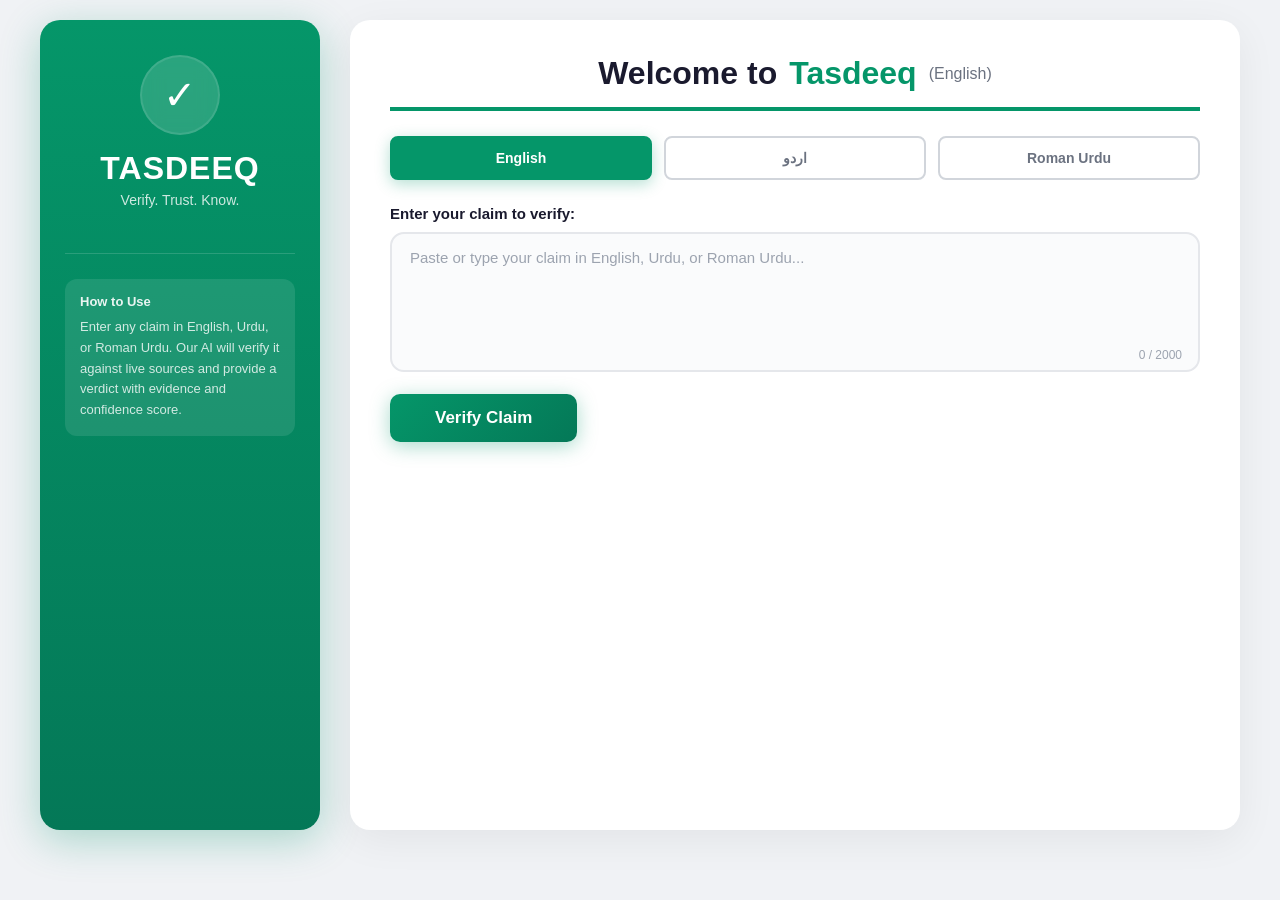
<file: index.html>
<!DOCTYPE html>
<html lang="en">
<head>
    <meta charset="UTF-8">
    <meta name="viewport" content="width=device-width, initial-scale=1.0">
    <title>Tasdeeq - Truth Verification</title>
    <link rel="stylesheet" href="style.css">
</head>
<body>

<div class="container">

    <!-- ===== SIDEBAR ===== -->
    <aside class="sidebar">
        <div class="logo-area">
            <div class="logo-icon">✓</div>
            <div>
                <h1>TASDEEQ</h1>
                <p>Verify. Trust. Know.</p>
            </div>
        </div>

        <hr class="sidebar-divider">

        <div class="sidebar-how-to">
            <div class="title" id="sidebarHowToTitle">How to Use</div>
            <div class="content" id="sidebarHowToText">
                Enter any claim in English, Urdu, or Roman Urdu. Our AI will verify it against live sources and provide a verdict with evidence and confidence score.
            </div>
        </div>
    </aside>

    <!-- ===== MAIN CONTENT ===== -->
    <main class="main-content">

        <!-- Welcome - Centered -->
        <div class="welcome" id="welcomeText">
            Welcome to <span class="tasdeeq-green">Tasdeeq</span>
            <span class="sub" id="langIndicator">(English)</span>
        </div>

        <!-- Language Buttons -->
        <div class="lang-buttons">
            <button class="lang-btn active" data-lang="en">English</button>
            <button class="lang-btn" data-lang="ur">اردو</button>
            <button class="lang-btn" data-lang="roman">Roman Urdu</button>
        </div>

        <!-- Input -->
        <label class="input-label" id="inputLabel">Enter your claim to verify:</label>
        <div class="input-wrapper">
            <textarea id="claimInput" placeholder="Paste or type your claim in English, Urdu, or Roman Urdu..."></textarea>
            <span class="char-count" id="charCount">0 / 2000</span>
        </div>

        <button class="verify-btn" id="verifyBtn">
            <span id="verifyBtnText">Verify Claim</span>
        </button>

        <!-- Loading -->
        <div class="loading-overlay" id="loadingOverlay">
            <div class="spinner"></div>
            <div class="loading-text" id="loadingText">Processing...</div>
        </div>

        <!-- Error -->
        <div class="error-box" id="errorBox"></div>

        <!-- ===== OUTPUT ===== -->
        <div class="output-section" id="outputSection">
            <div class="output-card">

                <!-- Verdict -->
                <div class="verdict-section">
                    <span class="verdict-badge unknown" id="verdictBadge">UNKNOWN</span>
                </div>

                <!-- Confidence -->
                <div class="confidence-section">
                    <span class="label" id="confLabel">Confidence</span>
                    <span class="value" id="confidenceValue">0%</span>
                    <div class="confidence-bar-wrap">
                        <div class="confidence-bar">
                            <div class="confidence-fill" id="confidenceFill" style="width:0%"></div>
                        </div>
                    </div>
                </div>

                <!-- Details -->
                <div id="outputDetails">
                    <div class="output-detail" id="originalClaimWrap" style="display:none;">
                        <h5 id="originalLabel">Original Claim</h5>
                        <p id="originalClaim"></p>
                    </div>
                    <div class="output-detail" id="reasoningWrap" style="display:none;">
                        <h5 id="reasoningLabel">Reasoning</h5>
                        <p id="reasoningText"></p>
                    </div>
                </div>

                <!-- Sources -->
                <div id="sourcesContainer" style="display:none;">
                    <h5 id="sourcesLabel" class="sources-heading">Sources</h5>
                    <div class="sources-list" id="sourcesList"></div>
                </div>

            </div>
        </div>

    </main>
</div>

<!-- Hidden API URL input -->
<input type="text" id="apiUrlInput" value="http://localhost:8000" style="display:none;">

<script src="script.js"></script>
</body>
</html>
</file>
<file: style.css>
* {
    margin: 0;
    padding: 0;
    box-sizing: border-box;
}

body {
    font-family: 'Segoe UI', Tahoma, Geneva, Verdana, sans-serif;
    background: #f0f2f5;
    min-height: 100vh;
    padding: 20px;
}

.container {
    max-width: 1200px;
    margin: 0 auto;
    display: flex;
    gap: 30px;
    min-height: 90vh;
}

/* ========== LEFT SIDEBAR ========== */
.sidebar {
    width: 280px;
    background: linear-gradient(180deg, #059669 0%, #047857 100%);
    border-radius: 20px;
    padding: 35px 25px;
    color: white;
    flex-shrink: 0;
    display: flex;
    flex-direction: column;
    box-shadow: 0 10px 40px rgba(5, 150, 105, 0.3);
}

.logo-area {
    text-align: center;
    margin-bottom: 30px;
}

.logo-icon {
    width: 80px;
    height: 80px;
    background: rgba(255,255,255,0.15);
    border-radius: 50%;
    display: flex;
    align-items: center;
    justify-content: center;
    font-size: 40px;
    margin: 0 auto 15px;
    backdrop-filter: blur(10px);
    border: 2px solid rgba(255,255,255,0.1);
}

.logo-area h1 {
    font-size: 32px;
    font-weight: 700;
    letter-spacing: 1px;
}

.logo-area p {
    font-size: 14px;
    opacity: 0.8;
    margin-top: 5px;
}

.sidebar-divider {
    border: none;
    border-top: 1px solid rgba(255,255,255,0.15);
    margin: 15px 0;
}

.sidebar-how-to {
    background: rgba(255,255,255,0.1);
    border-radius: 12px;
    padding: 15px;
    margin-top: 10px;
}

.sidebar-how-to .title {
    font-size: 13px;
    font-weight: 600;
    opacity: 0.9;
    margin-bottom: 8px;
}

.sidebar-how-to .content {
    font-size: 13px;
    opacity: 0.8;
    line-height: 1.6;
}

/* ========== MAIN CONTENT ========== */
.main-content {
    flex: 1;
    background: white;
    border-radius: 20px;
    padding: 35px 40px;
    box-shadow: 0 10px 40px rgba(0,0,0,0.06);
}

.welcome {
    font-size: 32px;
    font-weight: 700;
    color: #1a1a2e;
    margin-bottom: 25px;
    padding-bottom: 15px;
    border-bottom: 4px solid #059669;
    display: flex;
    align-items: center;
    justify-content: center;
    gap: 12px;
    text-align: center;
    flex-wrap: wrap;
}

.welcome .tasdeeq-green {
    color: #059669;
}

.welcome .sub {
    font-size: 16px;
    font-weight: 400;
    color: #6b7280;
}

/* Right-to-left support for Urdu script content */
.rtl {
    direction: rtl;
    text-align: right;
    font-family: 'Noto Nastaliq Urdu', 'Jameel Noori Nastaleeq', 'Segoe UI', Tahoma, sans-serif;
}

/* Language Buttons */
.lang-buttons {
    display: flex;
    gap: 12px;
    margin-bottom: 25px;
    flex-wrap: wrap;
}

.lang-btn {
    padding: 12px 28px;
    border: 2px solid #d1d5db;
    background: white;
    border-radius: 8px;
    cursor: pointer;
    font-size: 14px;
    font-weight: 600;
    color: #6b7280;
    transition: all 0.3s ease;
    flex: 1;
    min-width: 120px;
    text-align: center;
}

.lang-btn:hover {
    border-color: #059669;
    color: #059669;
    transform: translateY(-2px);
    box-shadow: 0 4px 15px rgba(5, 150, 105, 0.15);
}

.lang-btn.active {
    background: #059669;
    border-color: #059669;
    color: white;
    box-shadow: 0 4px 15px rgba(5, 150, 105, 0.3);
}

/* Input Area */
.input-label {
    font-size: 15px;
    font-weight: 600;
    color: #1a1a2e;
    display: block;
    margin-bottom: 10px;
}

.input-wrapper {
    position: relative;
}

textarea {
    width: 100%;
    height: 140px;
    padding: 15px 18px;
    border: 2px solid #e5e7eb;
    border-radius: 14px;
    font-size: 15px;
    font-family: inherit;
    resize: none;
    transition: all 0.3s ease;
    background: #fafbfc;
    color: #1a1a2e;
}

textarea:focus {
    outline: none;
    border-color: #059669;
    background: white;
    box-shadow: 0 0 0 4px rgba(5, 150, 105, 0.08);
}

textarea::placeholder {
    color: #9ca3af;
}

.char-count {
    position: absolute;
    bottom: 14px;
    right: 18px;
    font-size: 12px;
    color: #9ca3af;
}

/* Verify Button */
.verify-btn {
    margin-top: 18px;
    padding: 14px 45px;
    background: linear-gradient(135deg, #059669 0%, #047857 100%);
    color: white;
    border: none;
    border-radius: 10px;
    font-size: 17px;
    font-weight: 700;
    cursor: pointer;
    transition: all 0.3s ease;
    box-shadow: 0 4px 20px rgba(5, 150, 105, 0.35);
    display: inline-flex;
    align-items: center;
    gap: 10px;
}

.verify-btn:hover {
    transform: translateY(-3px);
    box-shadow: 0 8px 30px rgba(5, 150, 105, 0.45);
}

.verify-btn:disabled {
    opacity: 0.6;
    cursor: not-allowed;
    transform: none !important;
}

.verify-btn.loading {
    pointer-events: none;
    opacity: 0.8;
}

/* ========== OUTPUT SECTION ========== */
.output-section {
    margin-top: 30px;
    display: none;
    animation: slideUp 0.5s ease;
}

.output-section.show {
    display: block;
}

@keyframes slideUp {
    from { opacity: 0; transform: translateY(20px); }
    to { opacity: 1; transform: translateY(0); }
}

.output-card {
    background: #f8f9fc;
    border-radius: 16px;
    padding: 25px;
    border: 1px solid #e5e7eb;
}

.verdict-section {
    text-align: center;
    padding: 20px;
    margin-bottom: 25px;
    border-radius: 12px;
    background: white;
    border: 2px solid #e5e7eb;
}

.verdict-badge {
    font-size: 28px;
    font-weight: 800;
    padding: 12px 35px;
    border-radius: 12px;
    display: inline-block;
    letter-spacing: 1px;
}

.verdict-badge.true { background: #d1fae5; color: #065f46; border: 2px solid #065f46; }
.verdict-badge.false { background: #fee2e2; color: #991b1b; border: 2px solid #991b1b; }
.verdict-badge.misleading { background: #fef3c7; color: #92400e; border: 2px solid #92400e; }
.verdict-badge.uncertain { background: #dbeafe; color: #1e40af; border: 2px solid #1e40af; }
.verdict-badge.unknown { background: #e5e7eb; color: #4b5563; border: 2px solid #4b5563; }

.confidence-section {
    display: flex;
    align-items: center;
    justify-content: center;
    gap: 20px;
    margin-bottom: 25px;
    padding: 15px;
    background: white;
    border-radius: 10px;
    border: 1px solid #e5e7eb;
}

.confidence-section .label {
    font-size: 14px;
    color: #6b7280;
    font-weight: 600;
}

.confidence-section .value {
    font-size: 22px;
    font-weight: 700;
    color: #059669;
    min-width: 60px;
}

.confidence-bar-wrap {
    flex: 1;
    max-width: 300px;
}

.confidence-bar {
    height: 10px;
    background: #e5e7eb;
    border-radius: 6px;
    overflow: hidden;
}

.confidence-fill {
    height: 100%;
    background: linear-gradient(90deg, #059669, #047857);
    border-radius: 6px;
    transition: width 0.8s ease;
}

.output-detail {
    margin: 18px 0;
    padding: 15px 18px;
    background: white;
    border-radius: 10px;
    border: 1px solid #e5e7eb;
    border-left: 4px solid #059669;
}

.output-detail h5 {
    font-size: 13px;
    color: #059669;
    font-weight: 700;
    text-transform: uppercase;
    letter-spacing: 0.5px;
    margin-bottom: 6px;
}

.output-detail p {
    font-size: 15px;
    color: #1a1a2e;
    line-height: 1.7;
    margin: 0;
}

.sources-heading {
    font-size: 13px;
    color: #059669;
    font-weight: 700;
    text-transform: uppercase;
    letter-spacing: 0.5px;
    margin: 15px 0 10px;
}

.sources-list {
    margin-top: 10px;
}

.source-item {
    background: white;
    padding: 14px 18px;
    border-radius: 10px;
    margin-bottom: 10px;
    display: flex;
    justify-content: space-between;
    align-items: center;
    flex-wrap: wrap;
    gap: 10px;
    border: 1px solid #e5e7eb;
    border-left: 4px solid #059669;
}

.source-item .title {
    font-weight: 500;
    color: #1a1a2e;
    font-size: 14px;
    flex: 1;
}

.source-item .snippet {
    width: 100%;
    font-size: 13px;
    color: #6b7280;
    margin-top: 4px;
}

.source-link {
    color: #059669;
    text-decoration: none;
    font-size: 13px;
    font-weight: 600;
    white-space: nowrap;
    padding: 4px 14px;
    border: 1px solid #059669;
    border-radius: 6px;
    transition: all 0.2s;
}

.source-link:hover {
    background: #059669;
    color: white;
}

.loading-overlay {
    display: none;
    text-align: center;
    padding: 40px 20px;
}

.loading-overlay.show {
    display: block;
}

.spinner {
    width: 45px;
    height: 45px;
    border: 4px solid #e5e7eb;
    border-top: 4px solid #059669;
    border-radius: 50%;
    animation: spin 0.8s linear infinite;
    margin: 0 auto 15px;
}

@keyframes spin {
    0% { transform: rotate(0deg); }
    100% { transform: rotate(360deg); }
}

.loading-text {
    color: #6b7280;
    font-size: 14px;
}

.error-box {
    background: #fee2e2;
    color: #991b1b;
    padding: 14px 20px;
    border-radius: 12px;
    margin-top: 15px;
    display: none;
    border: 1px solid #fecaca;
}

.error-box.show {
    display: block;
}

/* ========== RESPONSIVE ========== */
@media (max-width: 900px) {
    .container { flex-direction: column; gap: 20px; }
    .sidebar { width: 100%; flex-direction: row; flex-wrap: wrap; padding: 20px 25px; justify-content: space-between; align-items: center; }
    .logo-area { margin-bottom: 0; display: flex; align-items: center; gap: 15px; }
    .logo-icon { width: 50px; height: 50px; font-size: 25px; margin: 0; }
    .logo-area h1 { font-size: 24px; }
    .logo-area p { display: none; }
    .sidebar-divider { display: none; }
    .sidebar-how-to { display: none; }
    .main-content { padding: 25px; }
    .lang-buttons { gap: 8px; }
    .lang-btn { min-width: 80px; padding: 8px 16px; font-size: 13px; }
    .welcome { font-size: 24px; }
    .verdict-badge { font-size: 22px; padding: 10px 25px; }
}

@media (max-width: 600px) {
    body { padding: 10px; }
    .main-content { padding: 18px; }
    .welcome { font-size: 20px; flex-wrap: wrap; }
    .welcome .sub { font-size: 14px; display: block; margin-left: 0; }
    .lang-btn { min-width: 60px; padding: 6px 12px; font-size: 12px; }
    .verify-btn { width: 100%; justify-content: center; }
    .confidence-section { flex-wrap: wrap; justify-content: center; }
    .confidence-bar-wrap { max-width: 100%; width: 100%; }
    .source-item { flex-direction: column; align-items: flex-start; }
    .source-link { align-self: flex-start; }
    .verdict-badge { font-size: 18px; padding: 8px 18px; }
}
</file>
